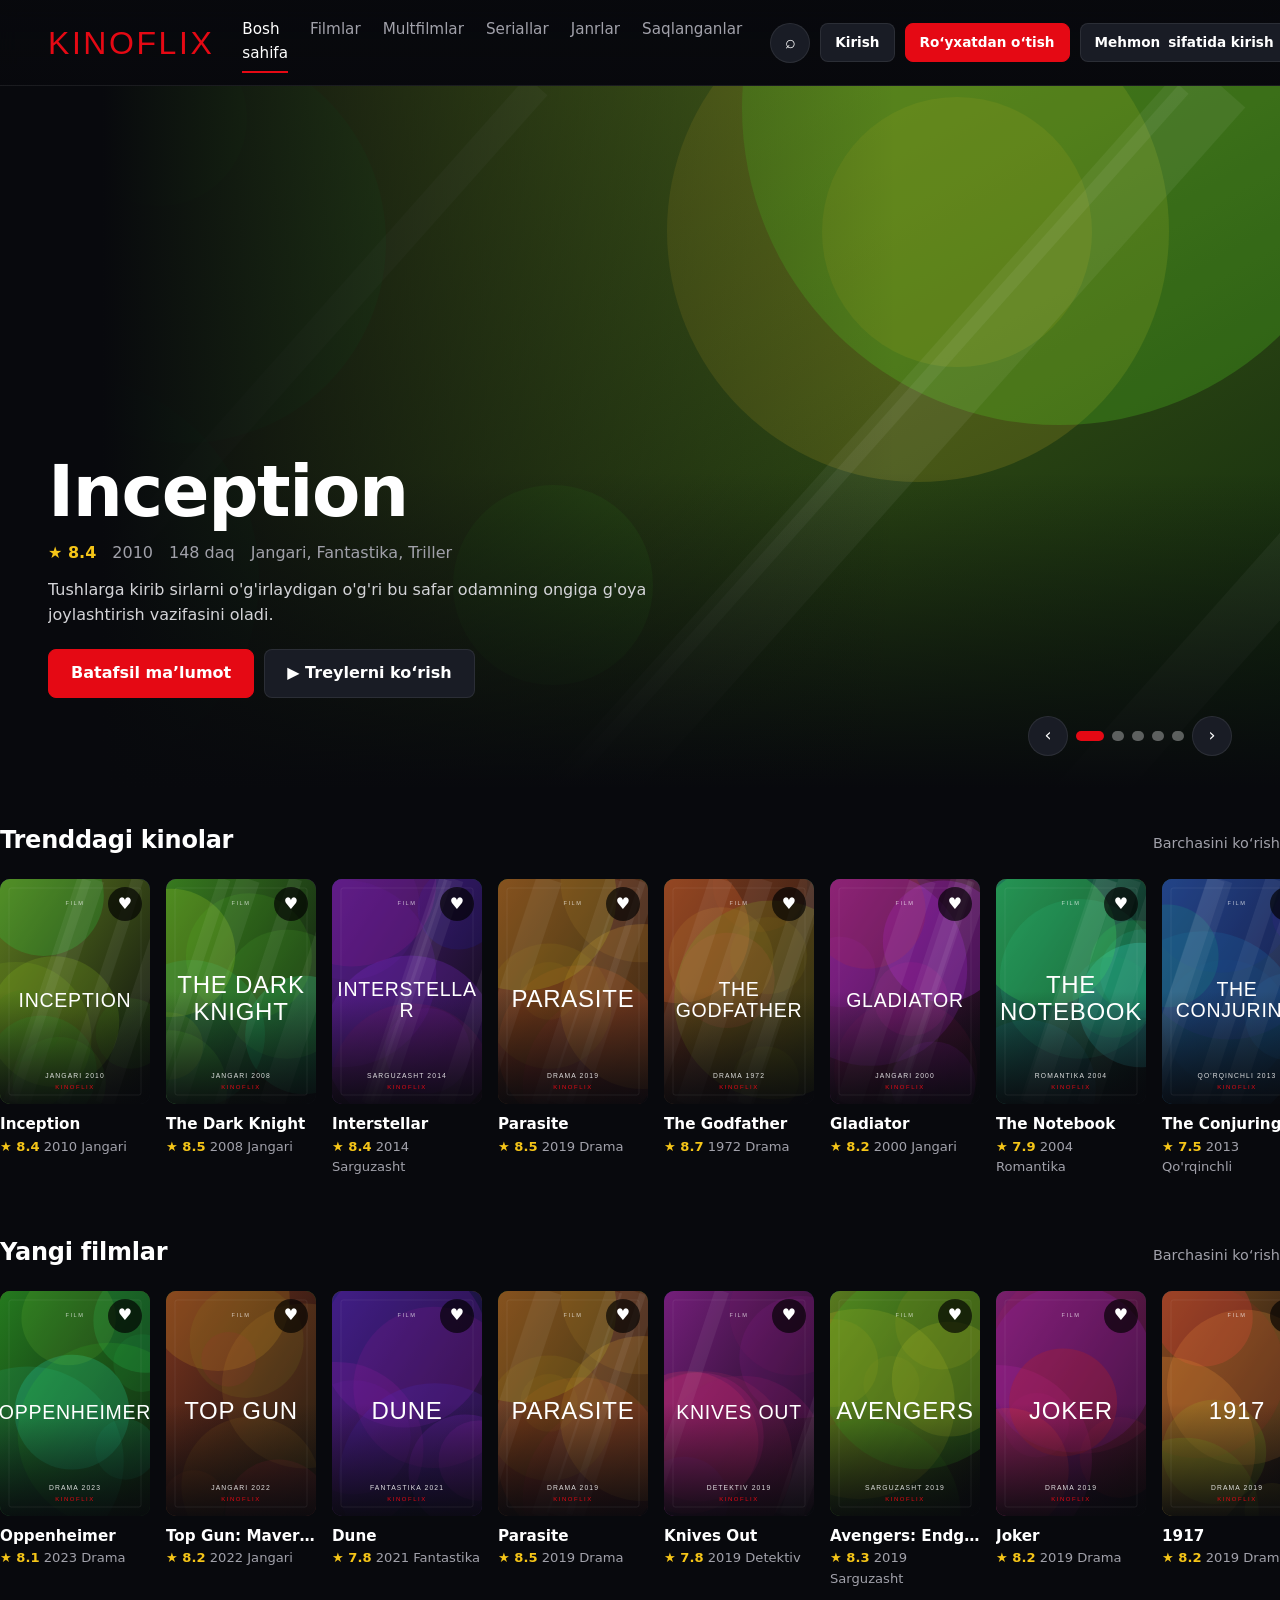
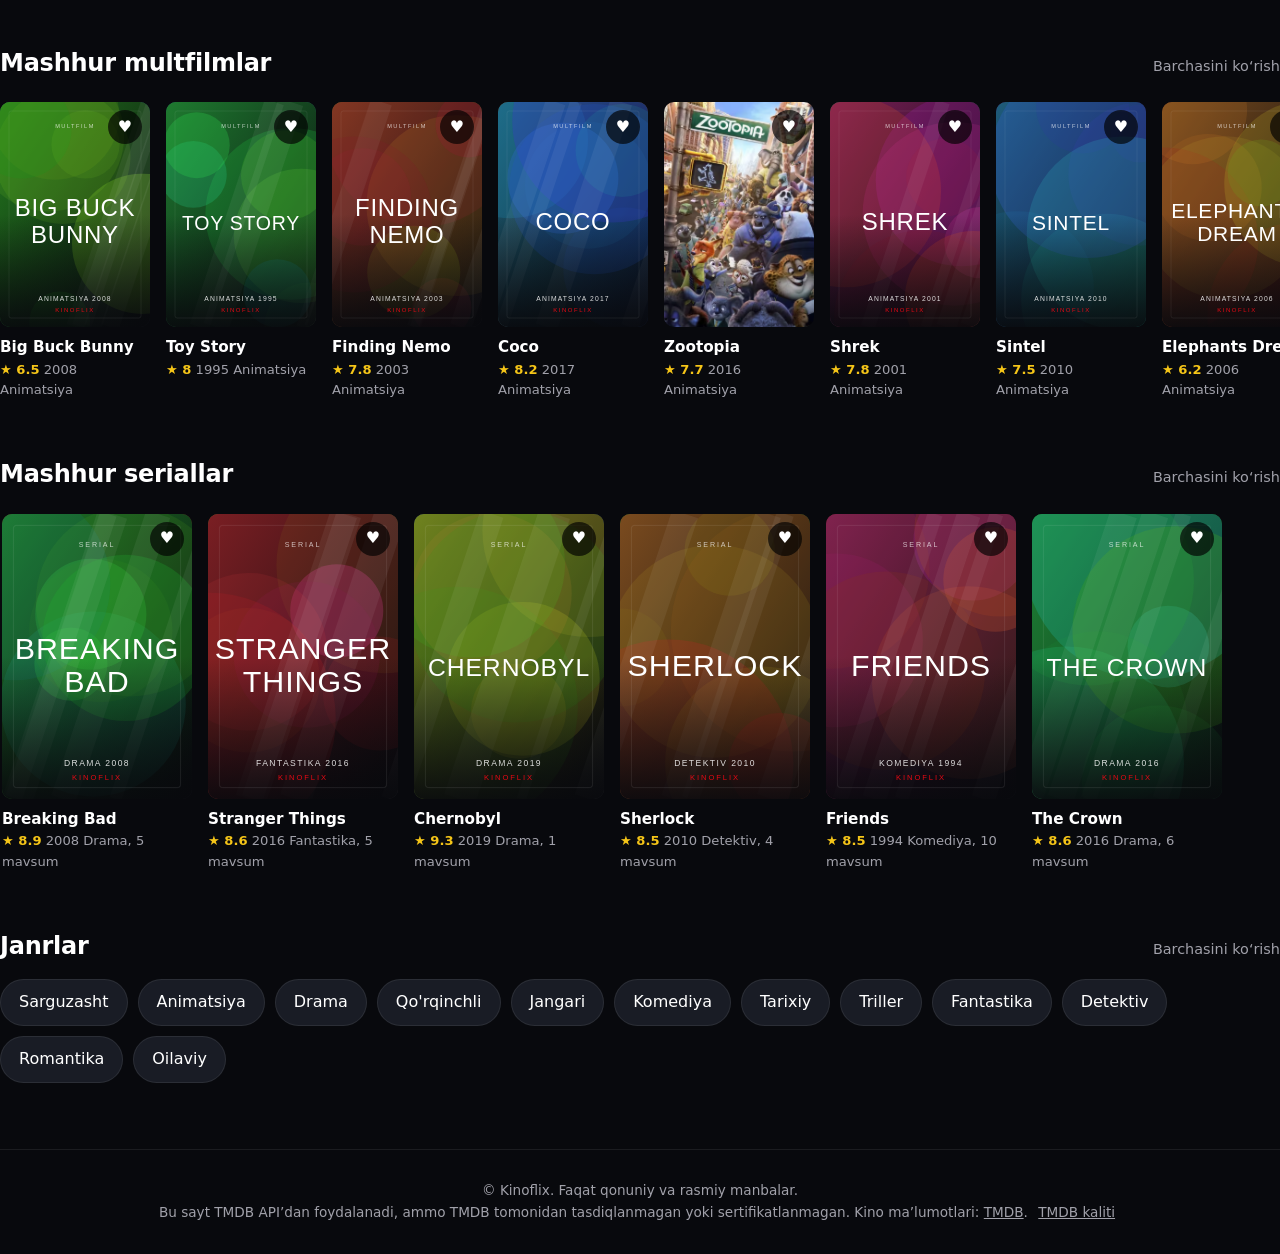
<file: index.html>
<!DOCTYPE html>
<html lang="uz"><head><meta charset="utf-8"><meta name="viewport" content="width=device-width,initial-scale=1">
<title>Kinoflix – Filmlar, multfilmlar va seriallar</title><meta name="description" content="Mashhur filmlar, multfilmlar va seriallarni toping, treylerlarni ko‘ring va rasmiy manbalarda tomosha qiling.">
<meta property="og:title" content="Kinoflix – Filmlar, multfilmlar va seriallar"><meta property="og:description" content="Mashhur filmlar, multfilmlar va seriallarni toping, treylerlarni ko‘ring va rasmiy manbalarda tomosha qiling."><meta property="og:type" content="website"><meta name="theme-color" content="#08090D">
<link rel="icon" type="image/svg+xml" href="assets/icons/favicon.svg">
<link rel="stylesheet" href="css/style.css"></head>
<body data-page="home"><div id="hd"></div><main id="app"></main><div id="ft"></div>
<script src="js/config.js"></script><script src="js/data.js"></script><script src="js/api.js"></script><script src="js/main.js"></script></body></html>
</file>
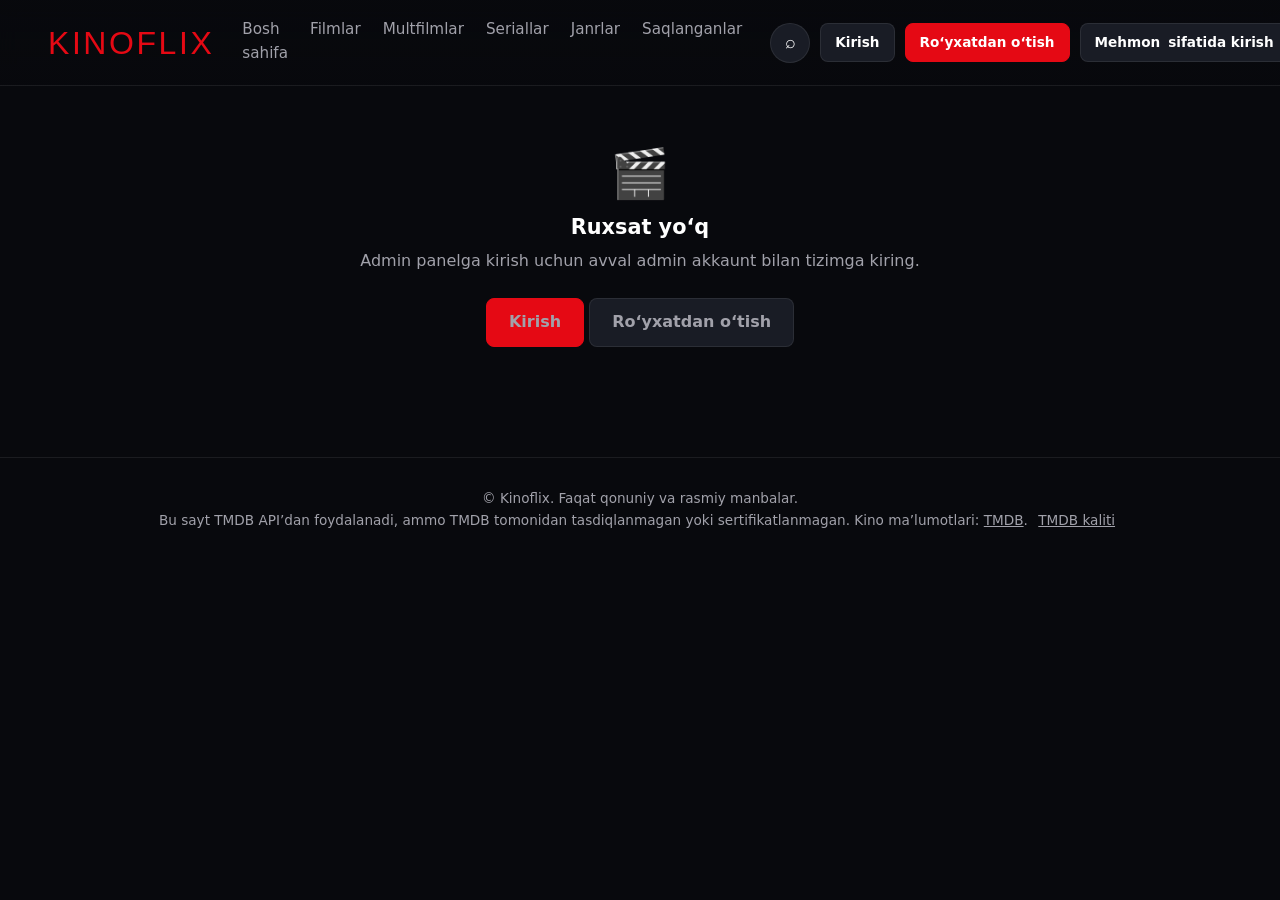
<file: admin.html>
<!DOCTYPE html>
<html lang="uz"><head><meta charset="utf-8"><meta name="viewport" content="width=device-width,initial-scale=1">
<title>Admin panel – Kinoflix</title><meta name="description" content="Kontentni boshqarish paneli.">
<meta property="og:title" content="Admin panel – Kinoflix"><meta property="og:description" content="Kontentni boshqarish paneli."><meta property="og:type" content="website"><meta name="theme-color" content="#08090D">
<link rel="icon" type="image/svg+xml" href="assets/icons/favicon.svg">
<link rel="stylesheet" href="css/style.css"></head>
<body data-page="admin"><div id="hd"></div><main id="app"></main><div id="ft"></div>
<script src="js/config.js"></script><script src="js/data.js"></script><script src="js/api.js"></script><script src="js/main.js"></script></body></html>
</file>
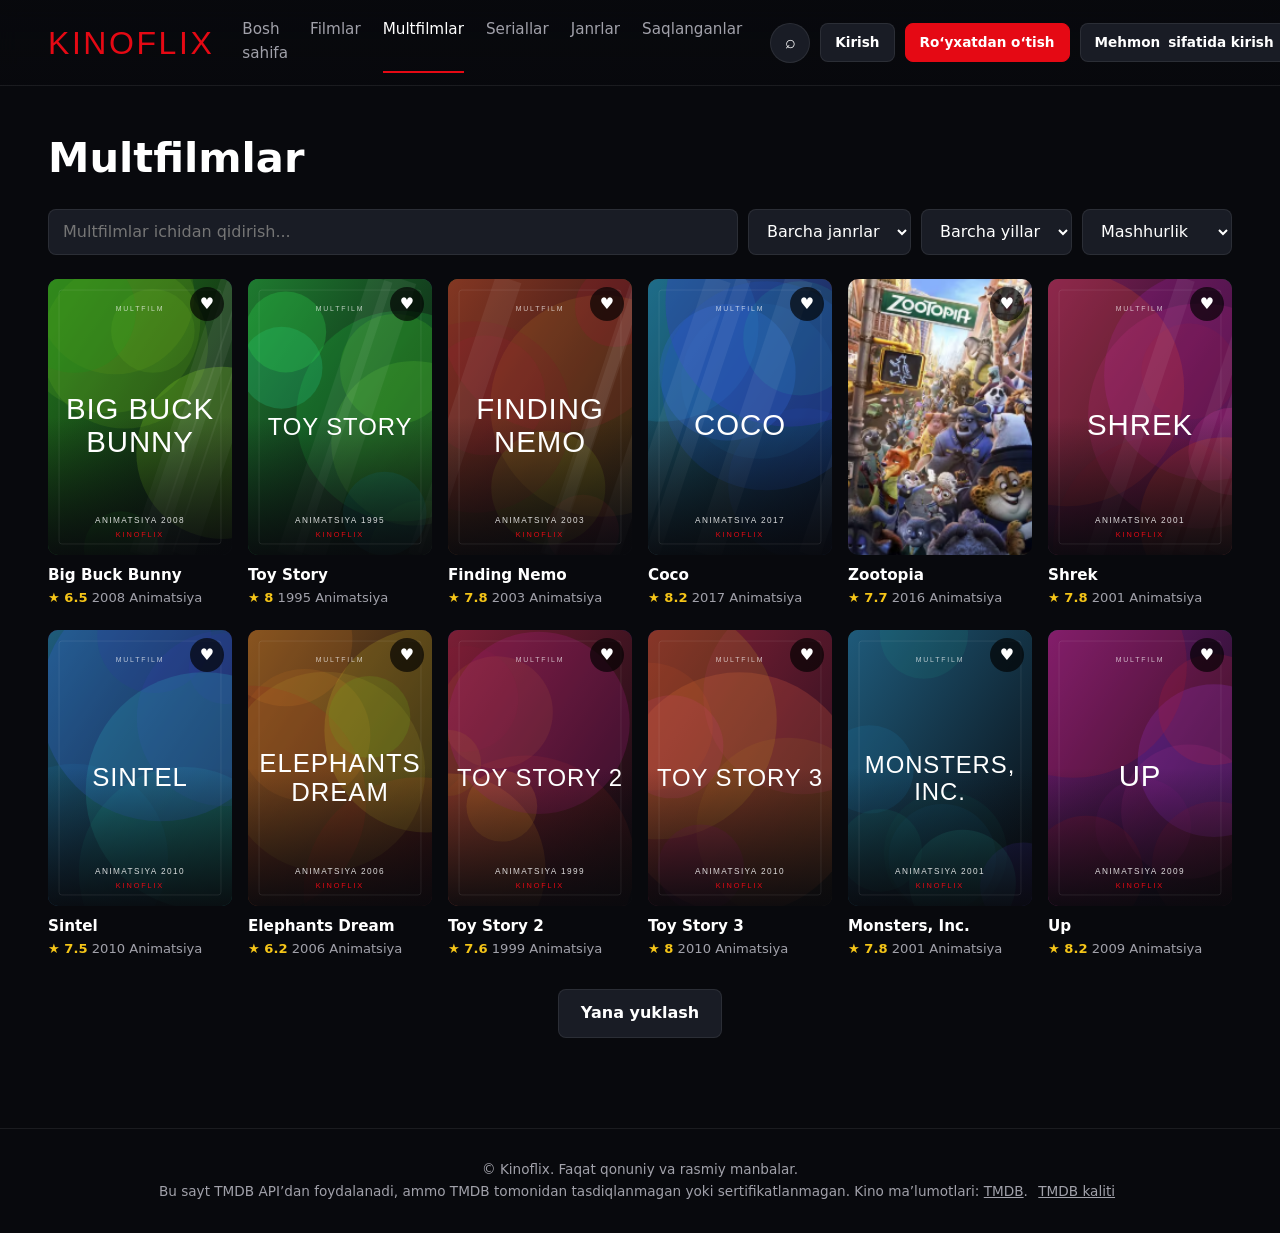
<file: cartoons.html>
<!DOCTYPE html>
<html lang="uz"><head><meta charset="utf-8"><meta name="viewport" content="width=device-width,initial-scale=1">
<title>Multfilmlar – Kinoflix</title><meta name="description" content="Bolalar va oilaviy tomosha uchun multfilmlar katalogi.">
<meta property="og:title" content="Multfilmlar – Kinoflix"><meta property="og:description" content="Bolalar va oilaviy tomosha uchun multfilmlar katalogi."><meta property="og:type" content="website"><meta name="theme-color" content="#08090D">
<link rel="icon" type="image/svg+xml" href="assets/icons/favicon.svg">
<link rel="stylesheet" href="css/style.css"></head>
<body data-page="cartoons"><div id="hd"></div><main id="app"></main><div id="ft"></div>
<script src="js/config.js"></script><script src="js/data.js"></script><script src="js/api.js"></script><script src="js/main.js"></script></body></html>
</file>
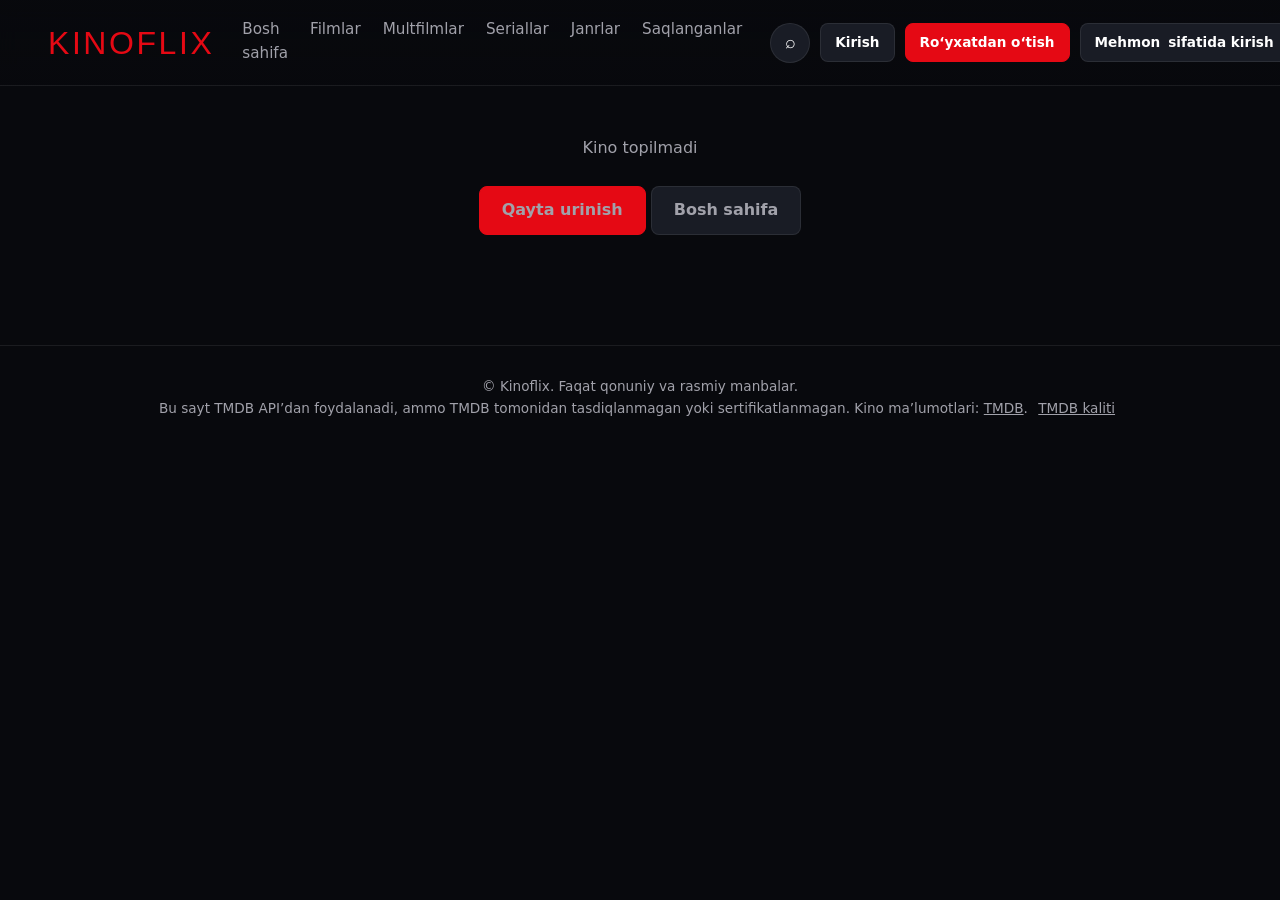
<file: details.html>
<!DOCTYPE html>
<html lang="uz"><head><meta charset="utf-8"><meta name="viewport" content="width=device-width,initial-scale=1">
<title>Batafsil – Kinoflix</title><meta name="description" content="Kino haqida batafsil ma’lumot, aktyorlar, treyler va o‘xshash kinolar.">
<meta property="og:title" content="Batafsil – Kinoflix"><meta property="og:description" content="Kino haqida batafsil ma’lumot, aktyorlar, treyler va o‘xshash kinolar."><meta property="og:type" content="website"><meta name="theme-color" content="#08090D">
<link rel="icon" type="image/svg+xml" href="assets/icons/favicon.svg">
<link rel="stylesheet" href="css/style.css"></head>
<body data-page="details"><div id="hd"></div><main id="app"></main><div id="ft"></div>
<script src="js/config.js"></script><script src="js/data.js"></script><script src="js/api.js"></script><script src="js/main.js"></script></body></html>
</file>
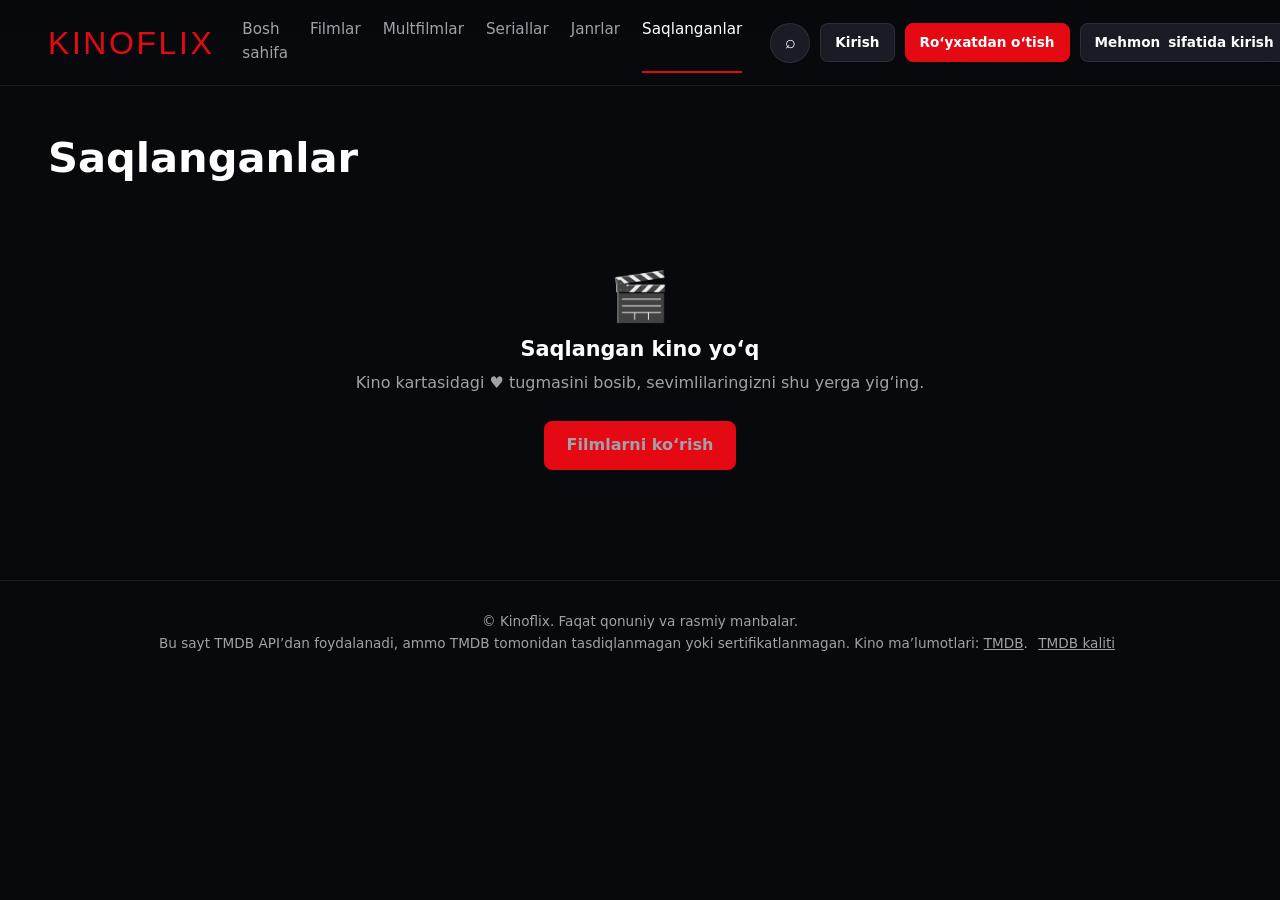
<file: favorites.html>
<!DOCTYPE html>
<html lang="uz"><head><meta charset="utf-8"><meta name="viewport" content="width=device-width,initial-scale=1">
<title>Saqlanganlar – Kinoflix</title><meta name="description" content="Siz saqlagan kinolar ro‘yxati.">
<meta property="og:title" content="Saqlanganlar – Kinoflix"><meta property="og:description" content="Siz saqlagan kinolar ro‘yxati."><meta property="og:type" content="website"><meta name="theme-color" content="#08090D">
<link rel="icon" type="image/svg+xml" href="assets/icons/favicon.svg">
<link rel="stylesheet" href="css/style.css"></head>
<body data-page="favorites"><div id="hd"></div><main id="app"></main><div id="ft"></div>
<script src="js/config.js"></script><script src="js/data.js"></script><script src="js/api.js"></script><script src="js/main.js"></script></body></html>
</file>
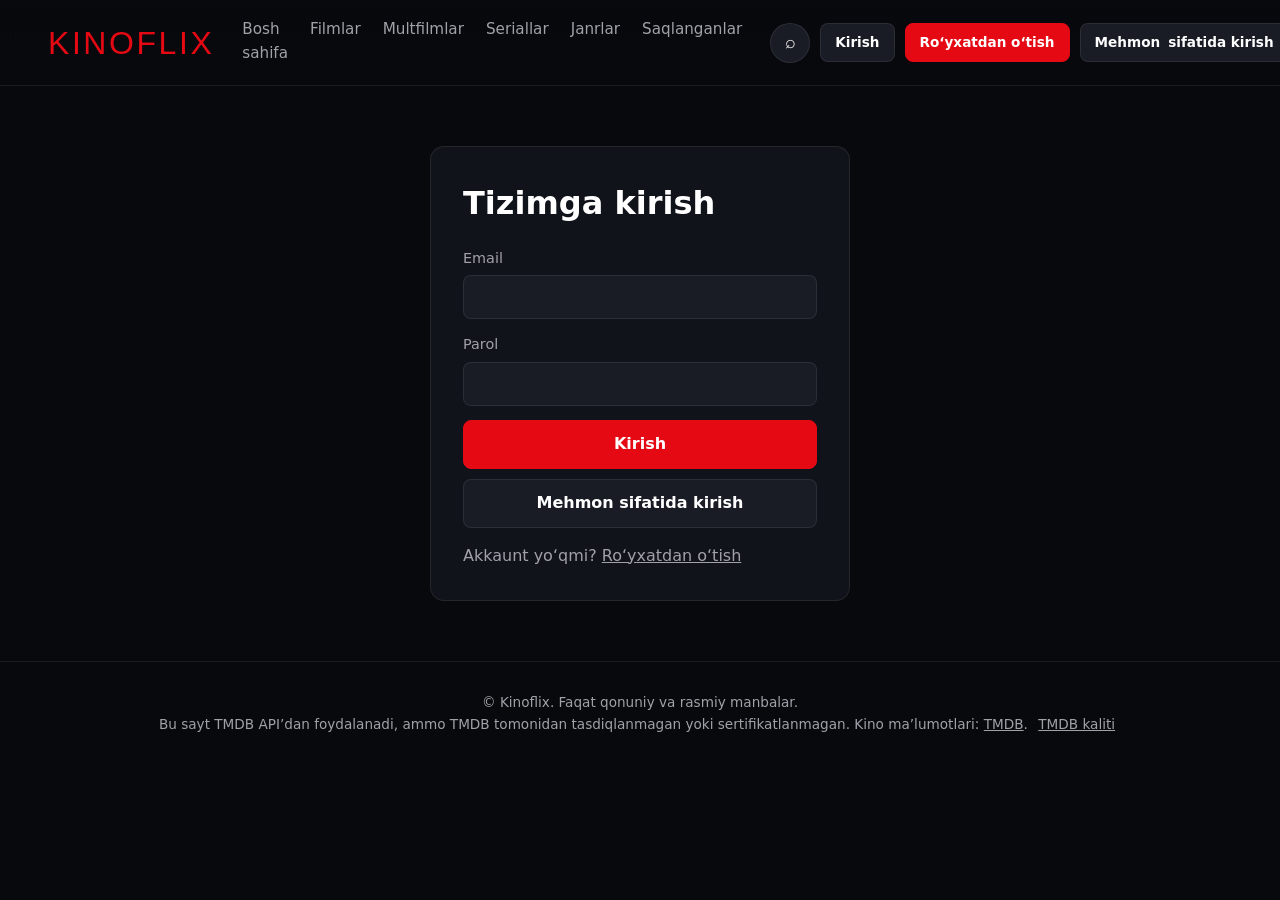
<file: login.html>
<!DOCTYPE html>
<html lang="uz"><head><meta charset="utf-8"><meta name="viewport" content="width=device-width,initial-scale=1">
<title>Kirish – Kinoflix</title><meta name="description" content="Kinoflix akkauntingizga kiring.">
<meta property="og:title" content="Kirish – Kinoflix"><meta property="og:description" content="Kinoflix akkauntingizga kiring."><meta property="og:type" content="website"><meta name="theme-color" content="#08090D">
<link rel="icon" type="image/svg+xml" href="assets/icons/favicon.svg">
<link rel="stylesheet" href="css/style.css"></head>
<body data-page="login"><div id="hd"></div><main id="app"></main><div id="ft"></div>
<script src="js/config.js"></script><script src="js/data.js"></script><script src="js/api.js"></script><script src="js/main.js"></script></body></html>
</file>
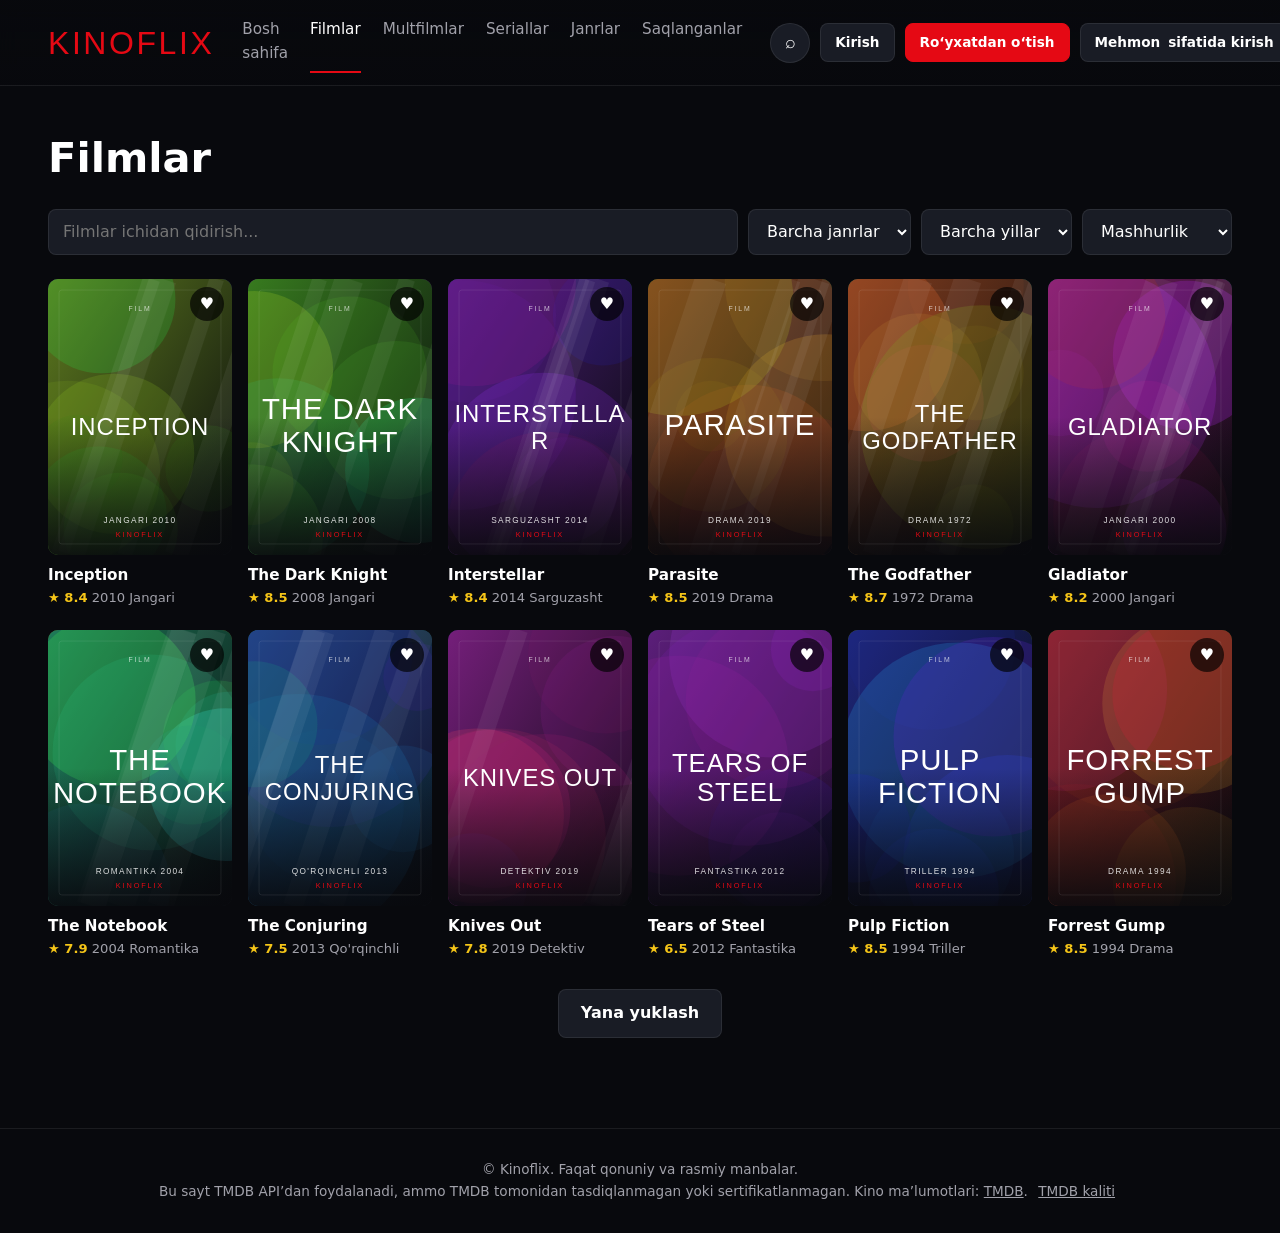
<file: movies.html>
<!DOCTYPE html>
<html lang="uz"><head><meta charset="utf-8"><meta name="viewport" content="width=device-width,initial-scale=1">
<title>Filmlar – Kinoflix</title><meta name="description" content="Barcha filmlar katalogi: janr, yil va reyting bo‘yicha filtrlang.">
<meta property="og:title" content="Filmlar – Kinoflix"><meta property="og:description" content="Barcha filmlar katalogi: janr, yil va reyting bo‘yicha filtrlang."><meta property="og:type" content="website"><meta name="theme-color" content="#08090D">
<link rel="icon" type="image/svg+xml" href="assets/icons/favicon.svg">
<link rel="stylesheet" href="css/style.css"></head>
<body data-page="movies"><div id="hd"></div><main id="app"></main><div id="ft"></div>
<script src="js/config.js"></script><script src="js/data.js"></script><script src="js/api.js"></script><script src="js/main.js"></script></body></html>
</file>
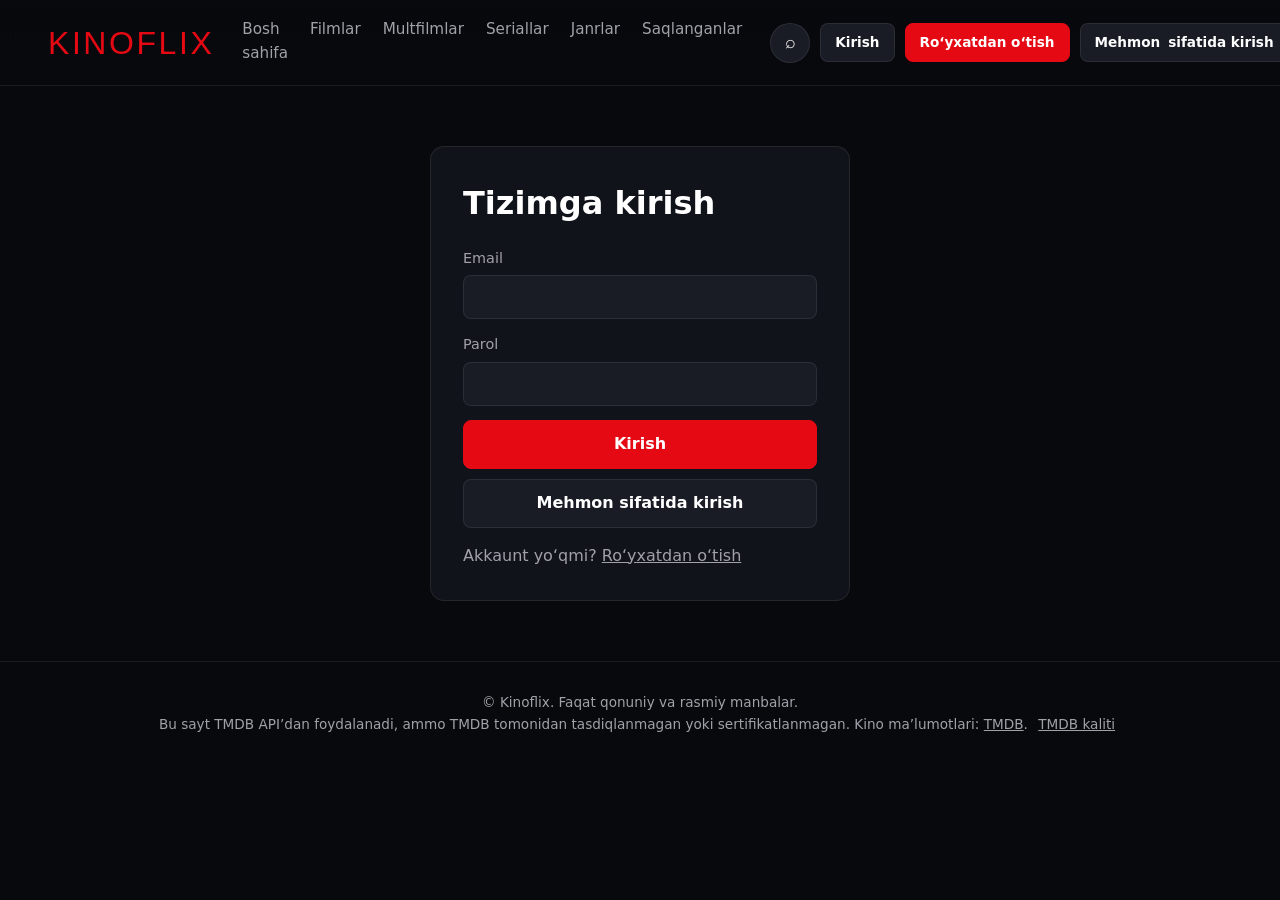
<file: profile.html>
<!DOCTYPE html>
<html lang="uz"><head><meta charset="utf-8"><meta name="viewport" content="width=device-width,initial-scale=1">
<title>Profil – Kinoflix</title><meta name="description" content="Shaxsiy profil va saqlangan kinolar.">
<meta property="og:title" content="Profil – Kinoflix"><meta property="og:description" content="Shaxsiy profil va saqlangan kinolar."><meta property="og:type" content="website"><meta name="theme-color" content="#08090D">
<link rel="icon" type="image/svg+xml" href="assets/icons/favicon.svg">
<link rel="stylesheet" href="css/style.css"></head>
<body data-page="profile"><div id="hd"></div><main id="app"></main><div id="ft"></div>
<script src="js/config.js"></script><script src="js/data.js"></script><script src="js/api.js"></script><script src="js/main.js"></script></body></html>
</file>
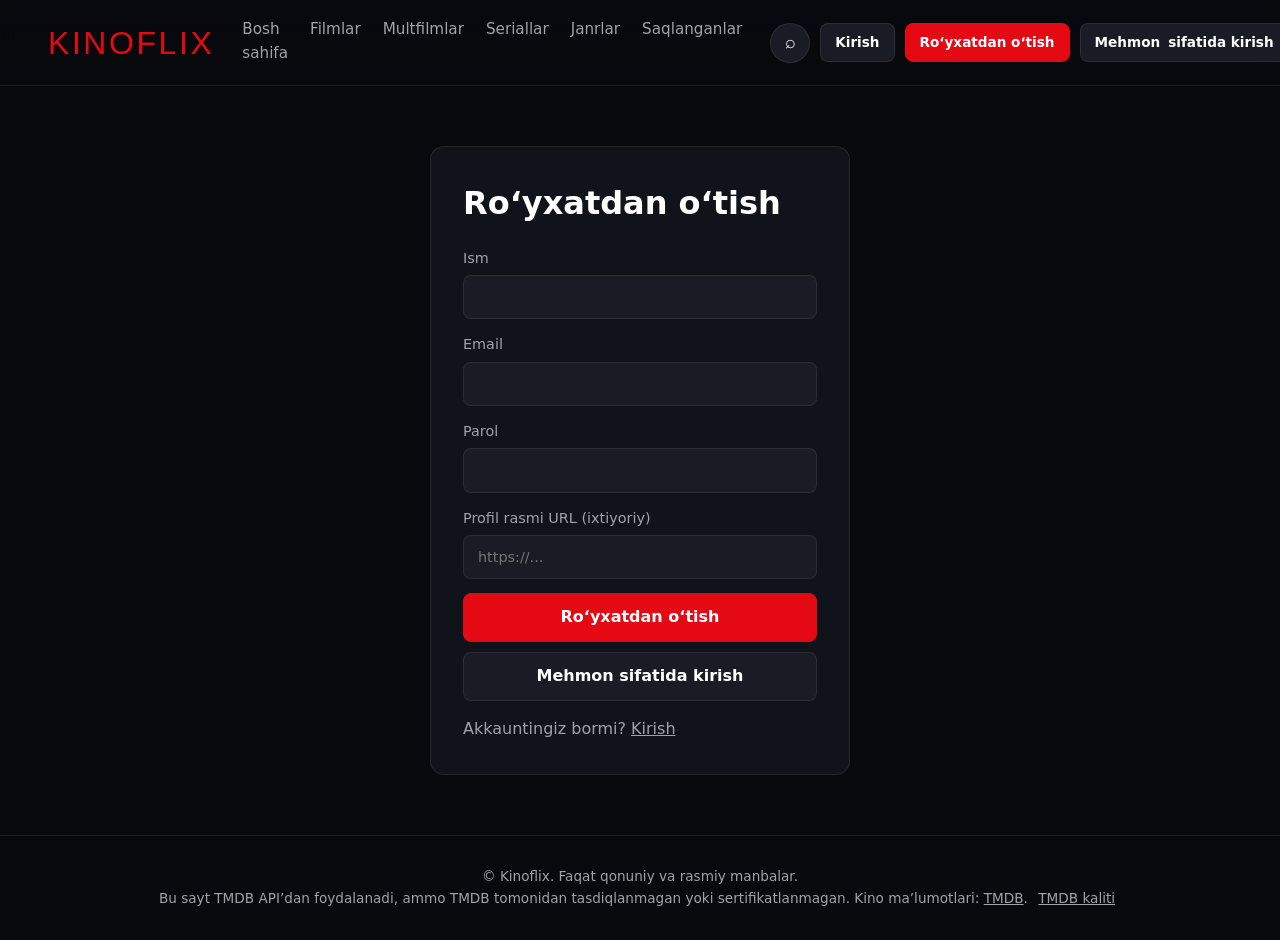
<file: register.html>
<!DOCTYPE html>
<html lang="uz"><head><meta charset="utf-8"><meta name="viewport" content="width=device-width,initial-scale=1">
<title>Ro‘yxatdan o‘tish – Kinoflix</title><meta name="description" content="Kinoflix’da yangi akkaunt yarating.">
<meta property="og:title" content="Ro‘yxatdan o‘tish – Kinoflix"><meta property="og:description" content="Kinoflix’da yangi akkaunt yarating."><meta property="og:type" content="website"><meta name="theme-color" content="#08090D">
<link rel="icon" type="image/svg+xml" href="assets/icons/favicon.svg">
<link rel="stylesheet" href="css/style.css"></head>
<body data-page="register"><div id="hd"></div><main id="app"></main><div id="ft"></div>
<script src="js/config.js"></script><script src="js/data.js"></script><script src="js/api.js"></script><script src="js/main.js"></script></body></html>
</file>
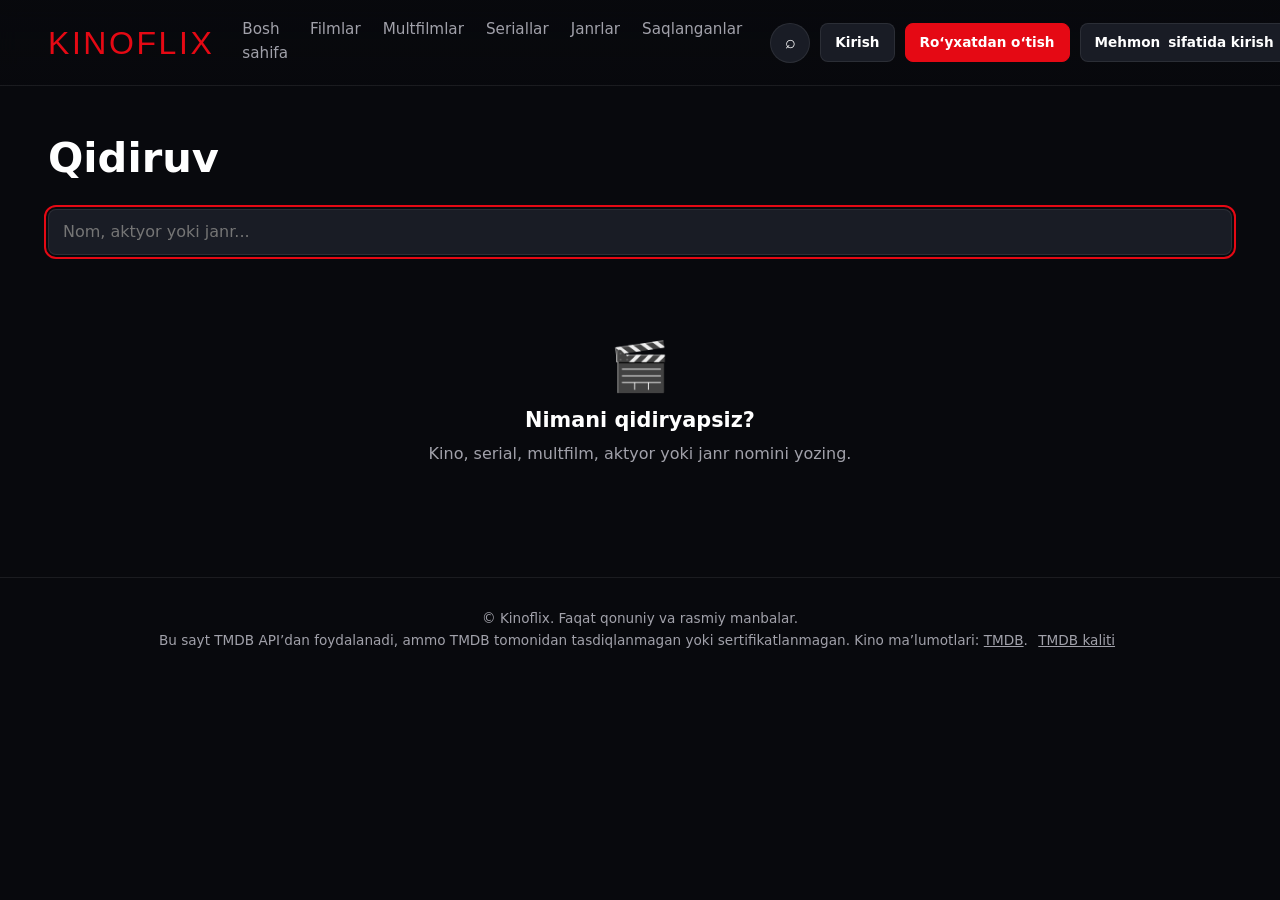
<file: search.html>
<!DOCTYPE html>
<html lang="uz"><head><meta charset="utf-8"><meta name="viewport" content="width=device-width,initial-scale=1">
<title>Qidiruv – Kinoflix</title><meta name="description" content="Kino, serial, multfilm, aktyor yoki janr bo‘yicha qidiring.">
<meta property="og:title" content="Qidiruv – Kinoflix"><meta property="og:description" content="Kino, serial, multfilm, aktyor yoki janr bo‘yicha qidiring."><meta property="og:type" content="website"><meta name="theme-color" content="#08090D">
<link rel="icon" type="image/svg+xml" href="assets/icons/favicon.svg">
<link rel="stylesheet" href="css/style.css"></head>
<body data-page="search"><div id="hd"></div><main id="app"></main><div id="ft"></div>
<script src="js/config.js"></script><script src="js/data.js"></script><script src="js/api.js"></script><script src="js/main.js"></script></body></html>
</file>
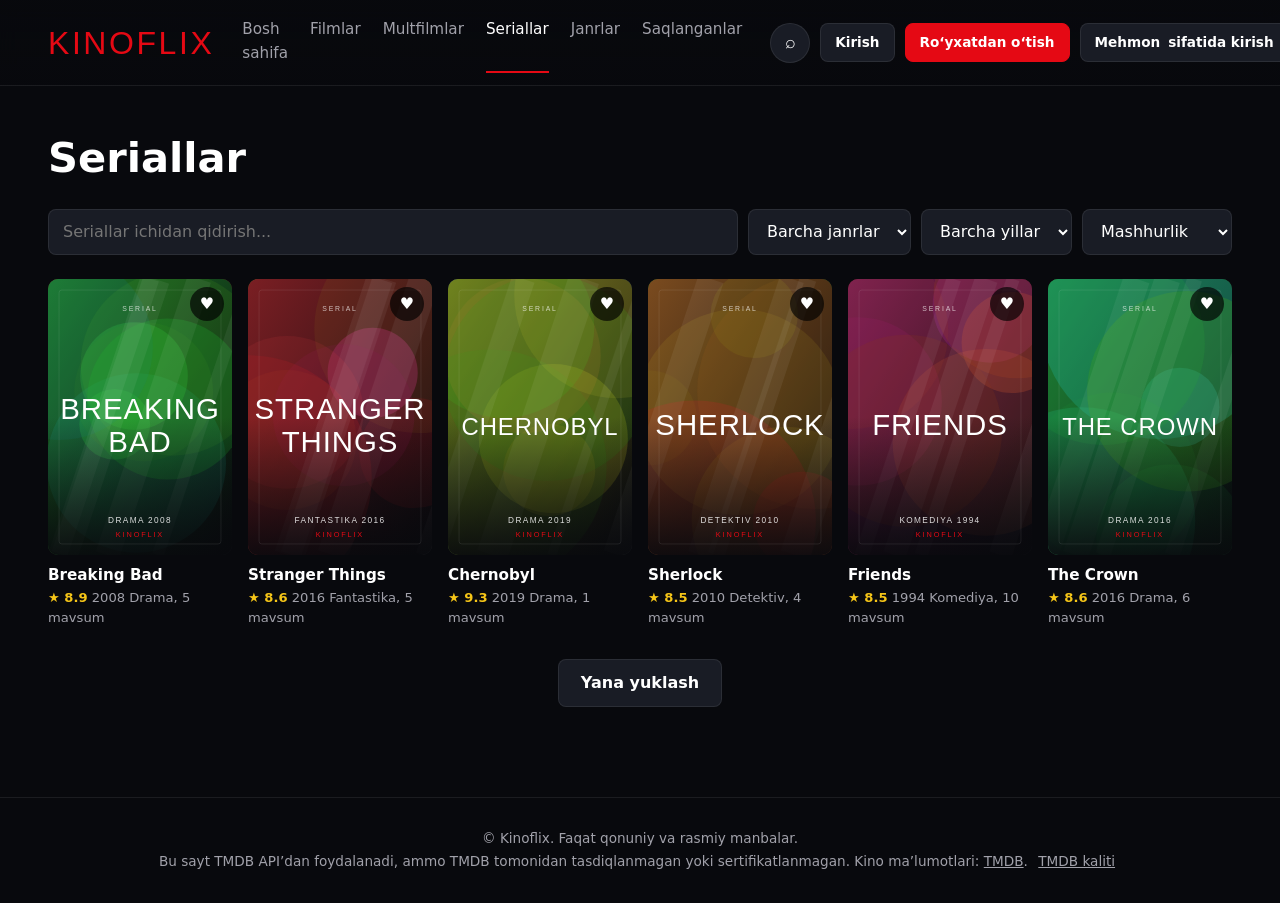
<file: series.html>
<!DOCTYPE html>
<html lang="uz"><head><meta charset="utf-8"><meta name="viewport" content="width=device-width,initial-scale=1">
<title>Seriallar – Kinoflix</title><meta name="description" content="Mashhur va yangi seriallar, mavsumlar va qismlar haqida ma’lumot.">
<meta property="og:title" content="Seriallar – Kinoflix"><meta property="og:description" content="Mashhur va yangi seriallar, mavsumlar va qismlar haqida ma’lumot."><meta property="og:type" content="website"><meta name="theme-color" content="#08090D">
<link rel="icon" type="image/svg+xml" href="assets/icons/favicon.svg">
<link rel="stylesheet" href="css/style.css"></head>
<body data-page="series"><div id="hd"></div><main id="app"></main><div id="ft"></div>
<script src="js/config.js"></script><script src="js/data.js"></script><script src="js/api.js"></script><script src="js/main.js"></script></body></html>
</file>
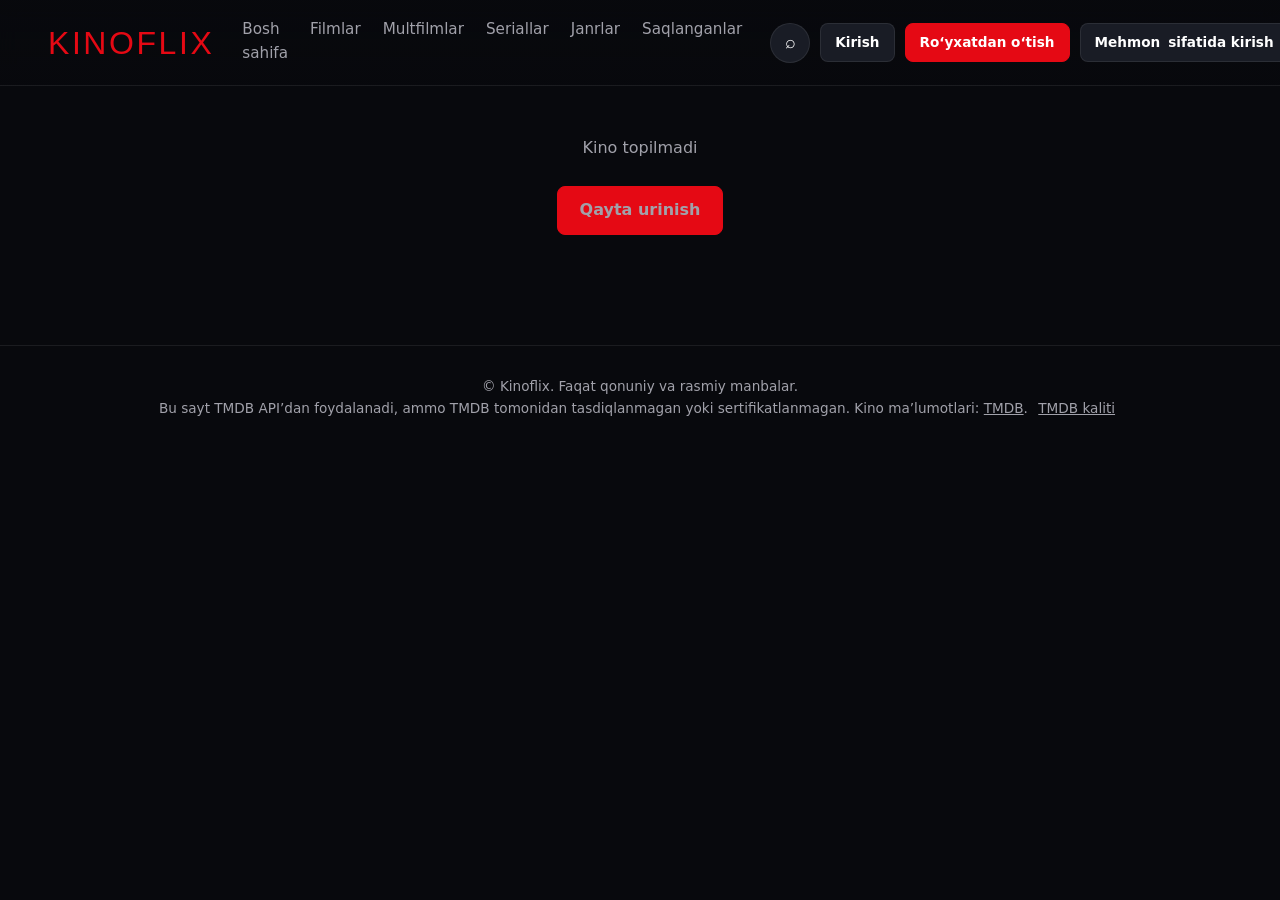
<file: watch.html>
<!DOCTYPE html>
<html lang="uz"><head><meta charset="utf-8"><meta name="viewport" content="width=device-width,initial-scale=1">
<title>Tomosha – Kinoflix</title><meta name="description" content="Rasmiy manbalarda tomosha qilish.">
<meta property="og:title" content="Tomosha – Kinoflix"><meta property="og:description" content="Rasmiy manbalarda tomosha qilish."><meta property="og:type" content="website"><meta name="theme-color" content="#08090D">
<link rel="icon" type="image/svg+xml" href="assets/icons/favicon.svg">
<link rel="stylesheet" href="css/style.css"></head>
<body data-page="watch"><div id="hd"></div><main id="app"></main><div id="ft"></div>
<script src="js/config.js"></script><script src="js/data.js"></script><script src="js/api.js"></script><script src="js/main.js"></script></body></html>
</file>
<file: css/style.css>
:root{--bg:#08090D;--bg2:#11131A;--card:#191C25;--red:#E50914;--tx:#fff;--mu:#A1A1AA;--ln:#ffffff14;--r:10px}
*{box-sizing:border-box;margin:0}html{scroll-behavior:smooth}
body{background:var(--bg);color:var(--tx);font:16px/1.55 system-ui,-apple-system,"Segoe UI",Roboto,sans-serif;overflow-x:hidden;opacity:0;transition:opacity .25s}
body.in{opacity:1}body.out{opacity:0}
a{color:inherit;text-decoration:none}img{max-width:100%;display:block}button,input,select,textarea{font:inherit;color:inherit}
:focus-visible{outline:2px solid var(--red);outline-offset:2px}
.wrap{width:min(1280px,100%);margin:0 auto;padding:0 clamp(16px,4vw,48px)}
.hd{position:sticky;top:0;z-index:50;display:flex;align-items:center;gap:28px;padding:12px clamp(16px,4vw,48px);background:linear-gradient(#08090Df2,#08090Dcc);backdrop-filter:blur(10px);border-bottom:1px solid var(--ln)}
.logo{font:400 2rem/1 "Bebas Neue",Impact,"Arial Narrow",sans-serif;letter-spacing:.08em;color:var(--red)}
.nav{display:flex;gap:22px;flex:1}.nav a{color:var(--mu);font-size:.95rem;padding:6px 0;border-bottom:2px solid transparent;transition:.2s}
.nav a:hover,.nav a.on{color:#fff;border-color:var(--red)}
.tools{display:flex;gap:10px;margin-left:auto}
.ib{width:40px;height:40px;border-radius:50%;display:grid;place-items:center;background:var(--card);border:1px solid var(--ln);cursor:pointer;font-size:1.1rem;transition:.2s}
.ib:hover{background:var(--red)}.av{font-weight:700}
.burger{display:none;width:40px;height:40px;background:none;border:0;cursor:pointer;margin-left:auto}
.burger i,.burger i:before,.burger i:after{display:block;width:22px;height:2px;background:#fff;position:relative;content:"";margin:auto}
.burger i:before{position:absolute;top:-7px}.burger i:after{position:absolute;top:7px}
.so{position:fixed;inset:0;z-index:60;background:#08090Df5;padding:80px clamp(16px,4vw,48px);overflow:auto;animation:fd .2s}
.so[hidden]{display:none}
.so input{width:100%;font-size:1.6rem;padding:14px 0;background:none;border:0;border-bottom:2px solid var(--red);outline:0}
.so .x{position:absolute;top:20px;right:24px;font-size:2rem;background:none;border:0;cursor:pointer}
.sr{display:flex;gap:14px;align-items:center;padding:10px;border-radius:var(--r)}.sr:hover{background:var(--card)}
.sr .poster{width:44px;aspect-ratio:2/3;flex:none;border-radius:6px}.sr small{color:var(--mu);display:block}
.hero{position:relative;min-height:clamp(480px,78vh,760px);display:flex;align-items:flex-end;overflow:hidden}
.hbg{position:absolute;inset:0;background-size:cover;background-position:center top}
.hero:after,.dh:after{content:"";position:absolute;inset:0;background:linear-gradient(90deg,#08090D 8%,#08090D00 70%),linear-gradient(0deg,var(--bg),#08090D00 45%)}
.hin{position:relative;z-index:2;padding:0 clamp(16px,4vw,48px) 90px;max-width:720px;animation:up .6s}
.hin h1{font-size:clamp(2.2rem,6vw,4.4rem);line-height:1.02;letter-spacing:-.02em;margin-bottom:12px}
.meta{color:var(--mu);margin-bottom:12px;display:flex;flex-wrap:wrap;gap:6px 16px}.meta b{color:#f5c518}
.hin p.ov{color:#d4d4d8;margin-bottom:22px;display:-webkit-box;-webkit-line-clamp:3;-webkit-box-orient:vertical;overflow:hidden}
.acts{display:flex;flex-wrap:wrap;gap:10px}
.btn{display:inline-flex;align-items:center;gap:8px;padding:11px 22px;border-radius:8px;border:1px solid var(--ln);background:var(--card);cursor:pointer;font-weight:600;transition:.2s}
.btn:hover{transform:translateY(-2px);background:#232735}.btn.red{background:var(--red);border-color:var(--red)}.btn.red:hover{background:#ff1f2b}
.hctl{position:absolute;z-index:3;right:clamp(16px,4vw,48px);bottom:32px;display:flex;gap:8px;align-items:center}
.dot{width:10px;height:10px;border-radius:99px;background:#ffffff55;border:0;cursor:pointer;transition:.3s}.dot.on{width:28px;background:var(--red)}
.row{padding:34px 0 6px}.rh{display:flex;justify-content:space-between;align-items:baseline;margin-bottom:14px}
.rh h2,.wrap h2{font-size:1.5rem;letter-spacing:-.01em}.rh a{color:var(--mu);font-size:.9rem}.rh a:hover{color:var(--red)}
.strip{display:grid;grid-auto-flow:column;grid-auto-columns:minmax(150px,190px);gap:16px;overflow-x:auto;padding:6px 2px 16px;scroll-snap-type:x proximity}
.strip>*{scroll-snap-align:start}
.grid{display:grid;grid-template-columns:repeat(auto-fill,minmax(170px,1fr));gap:22px 16px}
.card{display:block;transition:transform .25s}.card:hover{transform:translateY(-6px)}
.poster{position:relative;aspect-ratio:2/3;border-radius:var(--r);overflow:hidden;background:var(--card)}
.poster img{width:100%;height:100%;object-fit:cover;transition:transform .4s}.card:hover .poster img{transform:scale(1.07)}
.card:hover .poster{box-shadow:0 12px 32px #e5091440}
.ph{position:absolute;inset:0;display:grid;place-items:center;text-align:center;padding:12px;font-weight:700;font-size:1.05rem;color:#ffffffcc}
.fav{position:absolute;top:8px;right:8px;width:34px;height:34px;border-radius:50%;border:0;background:#000a;color:#fff;cursor:pointer;font-size:1rem;transition:.2s;z-index:2}
.fav:hover{transform:scale(1.15)}.fav.on{background:var(--red)}
.card h3{font-size:.95rem;margin-top:9px;white-space:nowrap;overflow:hidden;text-overflow:ellipsis}.card p{color:var(--mu);font-size:.82rem}.card p b{color:#f5c518}
.chips{display:flex;flex-wrap:wrap;gap:10px}.chip{padding:10px 18px;border-radius:99px;background:var(--card);border:1px solid var(--ln);transition:.2s}
.chip:hover{background:var(--red);border-color:var(--red)}
.pt{padding:40px 0 18px;font-size:clamp(1.8rem,4vw,2.6rem)}
.filters{display:flex;flex-wrap:wrap;gap:10px;margin-bottom:24px}
.filters input,.filters select,.f input,.f select,.f textarea{background:var(--card);border:1px solid var(--ln);border-radius:8px;padding:10px 14px;min-width:150px}
.filters input{flex:1;min-width:200px}option{background:var(--card)}
.more{text-align:center;padding:30px}
.sk{aspect-ratio:2/3;border-radius:var(--r);background:linear-gradient(90deg,var(--card) 30%,#242836 50%,var(--card) 70%);background-size:300% 100%;animation:sh 1.3s infinite}
.err,.empty{text-align:center;padding:50px 16px;color:var(--mu);grid-column:1/-1}.empty h3{color:#fff;font-size:1.3rem;margin-bottom:6px}.empty .big{font-size:3rem}
.dh{position:relative;padding:60px 0 40px;overflow:hidden}.dh .hbg{filter:blur(2px) brightness(.7)}
.dgrid{position:relative;z-index:2;display:grid;grid-template-columns:280px 1fr;gap:36px}
.dgrid h1{font-size:clamp(2rem,4.5vw,3.2rem);line-height:1.05}.orig{color:var(--mu);margin-bottom:10px}
dl{display:grid;grid-template-columns:110px 1fr;gap:6px 12px;margin:16px 0;color:#d4d4d8}dt{color:var(--mu)}
.sec{padding:30px 0}.cast{display:flex;gap:16px;overflow-x:auto;padding:8px 0}.cm{width:100px;flex:none;text-align:center;font-size:.8rem}
.cm i{display:grid;place-items:center;width:84px;height:84px;margin:0 auto 6px;border-radius:50%;background:var(--card);overflow:hidden;font-style:normal;font-size:1.6rem;font-weight:700}.cm img{width:100%;height:100%;object-fit:cover}.cm small{color:var(--mu);display:block}
.eps{display:grid;gap:10px;margin-top:14px}.ep{display:block;padding:14px 16px;background:var(--card);border-radius:var(--r);transition:.2s}.ep:hover{background:#232735;transform:translateX(4px)}.ep small{color:var(--mu);display:block}
.stars button{background:none;border:0;font-size:1.8rem;color:#52525b;cursor:pointer}.stars button.on{color:#f5c518}
.cmt{background:var(--card);padding:12px 16px;border-radius:var(--r);margin-top:10px}.cmt small{color:var(--mu)}
textarea{width:100%;min-height:80px;background:var(--card);border:1px solid var(--ln);border-radius:8px;padding:10px;margin:10px 0}
.player{background:#000;border-radius:var(--r);overflow:hidden;aspect-ratio:16/9;display:grid;place-items:center;margin:30px 0 18px}.player video{width:100%;height:100%}
.ext{text-align:center;padding:24px;max-width:520px}.ext p{color:var(--mu);margin:10px 0 18px}
.auth{max-width:420px;margin:60px auto;background:var(--bg2);padding:32px;border-radius:14px;border:1px solid var(--ln)}
.f{display:grid;gap:14px;margin-top:18px}.f label{display:grid;gap:6px;color:var(--mu);font-size:.9rem}.f input,.f select,.f textarea{width:100%;margin:0}
.f .g{display:flex;flex-wrap:wrap;gap:8px}.f .g label{display:flex;align-items:center;gap:6px;color:#fff}.f .g input{width:auto;min-width:0}
.note{background:#e509141a;border:1px solid #e5091455;padding:10px 14px;border-radius:8px;font-size:.88rem;margin:14px 0}
.prof{display:flex;gap:20px;align-items:center;padding:40px 0 20px}.prof .big{width:90px;height:90px;border-radius:50%;background:var(--red);display:grid;place-items:center;font-size:2.4rem;font-weight:700;overflow:hidden}.prof img{width:100%;height:100%;object-fit:cover}
table{width:100%;border-collapse:collapse;margin-top:20px}td,th{padding:10px;border-bottom:1px solid var(--ln);text-align:left}td button{margin-right:6px}
.tw{overflow-x:auto}
.md{position:fixed;inset:0;z-index:70;background:#000d;display:grid;place-items:center;padding:16px;animation:fd .2s}
.md>div{width:min(900px,100%);background:var(--bg2);border-radius:14px;padding:12px;animation:up .3s;position:relative}.md iframe{width:100%;aspect-ratio:16/9;border:0;border-radius:8px;display:block}
.md .x{position:absolute;top:-14px;right:-6px;width:36px;height:36px;border-radius:50%;border:0;background:var(--red);cursor:pointer}
#toasts{position:fixed;bottom:20px;right:20px;z-index:90;display:grid;gap:8px}.toast{background:var(--card);border-left:4px solid var(--red);padding:12px 18px;border-radius:8px;animation:up .3s;box-shadow:0 8px 24px #0008}
.ft{margin-top:60px;padding:30px clamp(16px,4vw,48px);border-top:1px solid var(--ln);color:var(--mu);font-size:.85rem;text-align:center}
.btn.sm{padding:8px 14px;font-size:.85rem;white-space:nowrap}.tools{align-items:center}
.stats{display:grid;grid-template-columns:repeat(auto-fit,minmax(190px,1fr));gap:14px;margin-bottom:10px}.stat{background:var(--card);border:1px solid var(--ln);border-radius:var(--r);padding:18px}.stat b{display:block;font-size:2.2rem;line-height:1.1;color:var(--red)}.stat small{color:var(--mu)}
@media(max-width:600px){.lg{display:none}.hd{gap:10px}.btn.sm{padding:7px 10px;font-size:.78rem}}
@keyframes sh{to{background-position:-100% 0}}@keyframes fd{from{opacity:0}}@keyframes up{from{opacity:0;transform:translateY(20px)}}
@media(max-width:860px){.burger{display:block}.nav{position:fixed;top:64px;left:0;right:0;flex-direction:column;gap:0;background:var(--bg2);padding:8px 20px;transform:translateY(-130%);transition:.3s;z-index:-1;border-bottom:1px solid var(--ln)}.nav.open{transform:none}.nav a{padding:14px 0}.tools{margin-left:0}
.dgrid{grid-template-columns:1fr}.dgrid .poster{max-width:220px}.grid{grid-template-columns:repeat(auto-fill,minmax(130px,1fr));gap:18px 12px}.hin{padding-bottom:70px}.hctl{bottom:20px}.filters>*{flex:1 1 140px}.btn{padding:12px 18px}dl{grid-template-columns:90px 1fr}}
@media(prefers-reduced-motion:reduce){*,*:before,*:after{animation:none!important;transition:none!important;scroll-behavior:auto!important}}
</file>
